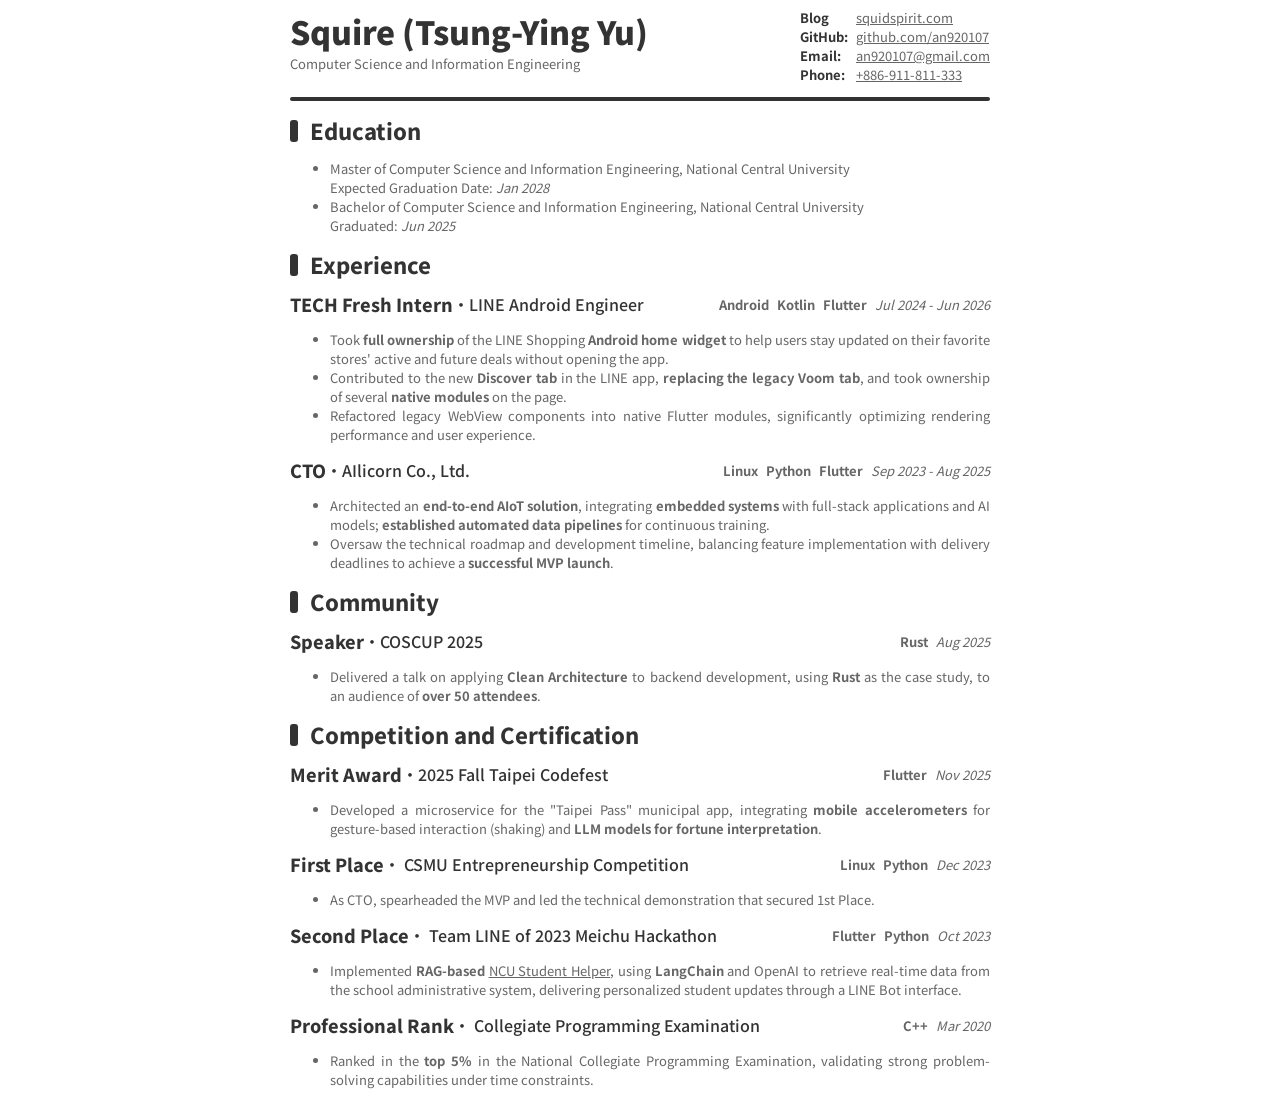
<file: src/index.html>
<!doctype html>
<html lang="en-US">
    <head>
        <title>Resume</title>
        <meta name="viewport" content="width=device-width, initial-scale=1.0" />
        <meta charset="UTF-8" />
        <link rel="preconnect" href="https://fonts.googleapis.com" />
        <link rel="preconnect" href="https://fonts.gstatic.com" crossorigin />
        <link
            href="https://fonts.googleapis.com/css2?family=Noto+Sans+TC:wght@100..900&display=swap"
            rel="stylesheet"
        />
        <link href="./style.css" rel="stylesheet" />
    </head>

    <body>
        <div class="Container">
            <!-- TitleBlock -->
            <div class="TitleBlock">
                <div>
                    <div class="TitleName">Squire (Tsung-Ying Yu)</div>
                    <div class="TitleDescription">
                        Computer Science and Information Engineering
                    </div>
                </div>
                <div class="Contacts">
                    <div class="ContactItem">
                        <span class="ContactName">Blog</span>
                        <a href="https://squidspirit.com">squidspirit.com</a>
                    </div>
                    <div class="ContactItem">
                        <span class="ContactName">GitHub:</span>
                        <a href="https://github.com/an920107"
                            >github.com/an920107</a
                        >
                    </div>
                    <div class="ContactItem">
                        <span class="ContactName">Email:</span>
                        <a href="mailto:an920107@gmail.com"
                            >an920107@gmail.com</a
                        >
                    </div>
                    <div class="ContactItem">
                        <span class="ContactName">Phone:</span>
                        <a href="tel:+886911811333">+886-911-811-333</a>
                    </div>
                </div>
            </div>
            <hr />

            <!-- Education -->
            <div class="SectionTitle">Education</div>
            <div class="Content">
                <ul>
                    <li>
                        Master of Computer Science and Information Engineering,
                        National Central University<br />
                        Expected Graduation Date: <i>Jan 2028</i>
                    </li>
                    <li>
                        Bachelor of Computer Science and Information
                        Engineering, National Central University<br />
                        Graduated: <i>Jun 2025</i>
                    </li>
                </ul>
            </div>

            <!-- Experience -->
            <div class="SectionTitle">Experience</div>

            <!-- LINE -->
            <div class="ExpTitleBlock">
                <div class="ExpTitle">
                    <div class="ExpPosition">TECH Fresh Intern</div>
                    <div class="ExpDescription">LINE Android Engineer</div>
                </div>
                <div class="ExpTail">
                    <span><b>Android</b></span>
                    <span><b>Kotlin</b></span>
                    <span><b>Flutter</b></span>
                    <div class="ExpDate">Jul 2024 - Jun 2026</div>
                </div>
            </div>
            <div class="Content">
                <ul>
                    <li>
                        Took <b>full ownership</b> of the LINE Shopping
                        <b>Android home widget</b> to help users stay updated on
                        their favorite stores' active and future deals without
                        opening the app.
                    </li>
                    <li>
                        Contributed to the new <b>Discover tab</b> in the LINE
                        app, <b>replacing the legacy Voom tab</b>, and took
                        ownership of several <b>native modules</b> on the page.
                    </li>
                    <li>
                        Refactored legacy WebView components into native Flutter
                        modules, significantly optimizing rendering performance
                        and user experience.
                    </li>
                </ul>
            </div>

            <!-- AIlicorn -->
            <div class="ExpTitleBlock">
                <div class="ExpTitle">
                    <div class="ExpPosition">CTO</div>
                    <div class="ExpDescription">AIlicorn Co., Ltd.</div>
                </div>
                <div class="ExpTail">
                    <span><b>Linux</b></span>
                    <span><b>Python</b></span>
                    <span><b>Flutter</b></span>
                    <div class="ExpDate">Sep 2023 - Aug 2025</div>
                </div>
            </div>
            <div class="Content">
                <ul>
                    <li>
                        Architected an <b>end-to-end AIoT solution</b>,
                        integrating <b>embedded systems</b> with full-stack
                        applications and AI models;
                        <b>established automated data pipelines</b> for
                        continuous training.
                    </li>
                    <li>
                        Oversaw the technical roadmap and development timeline,
                        balancing feature implementation with delivery deadlines
                        to achieve a
                        <b>successful MVP launch</b>.
                    </li>
                </ul>
            </div>

            <!-- Community -->
            <div class="SectionTitle">Community</div>

            <!-- COSCUP Speaker (https://coscup.org/2025/sessions/AM3STU) -->
            <div class="ExpTitleBlock">
                <div class="ExpTitle">
                    <div class="ExpPosition">Speaker</div>
                    <div class="ExpDescription">COSCUP 2025</div>
                </div>
                <div class="ExpTail">
                    <span><b>Rust</b></span>
                    <div class="ExpDate">Aug 2025</div>
                </div>
            </div>
            <div class="Content">
                <ul>
                    <li>
                        Delivered a talk on applying
                        <b>Clean Architecture</b> to backend development, using
                        <b>Rust</b> as the case study, to an audience of
                        <b>over 50 attendees</b>.
                    </li>
                </ul>
            </div>

            <!-- Competition and Certification -->
            <div class="SectionTitle">Competition and Certification</div>

            <!-- Taipei Codefest Hackathon -->
            <div class="ExpTitleBlock">
                <div class="ExpTitle">
                    <div class="ExpPosition">Merit Award</div>
                    <div class="ExpDescription">2025 Fall Taipei Codefest</div>
                </div>
                <div class="ExpTail">
                    <span><b>Flutter</b></span>
                    <div class="ExpDate">Nov 2025</div>
                </div>
            </div>
            <div class="Content">
                <ul>
                    <li>
                        Developed a microservice for the "Taipei Pass" municipal
                        app, integrating <b>mobile accelerometers</b> for
                        gesture-based interaction (shaking) and
                        <b>LLM models for fortune interpretation</b>.
                    </li>
                </ul>
            </div>

            <!-- CSMU -->
            <div class="ExpTitleBlock">
                <div class="ExpTitle">
                    <div class="ExpPosition">First Place</div>
                    <div class="ExpDescription">
                        CSMU Entrepreneurship Competition
                    </div>
                </div>

                <div class="ExpTail">
                    <span><b>Linux</b></span>
                    <span><b>Python</b></span>
                    <div class="ExpDate">Dec 2023</div>
                </div>
            </div>
            <div class="Content">
                <ul>
                    <li>
                        As CTO, spearheaded the MVP and led the technical
                        demonstration that secured 1st Place.
                    </li>
                </ul>
            </div>

            <!-- Meichu Hackathon -->
            <div class="ExpTitleBlock">
                <div class="ExpTitle">
                    <div class="ExpPosition">Second Place</div>
                    <div class="ExpDescription">
                        Team LINE of 2023 Meichu Hackathon
                    </div>
                </div>
                <div class="ExpTail">
                    <span><b>Flutter</b></span>
                    <span><b>Python</b></span>
                    <div class="ExpDate">Oct 2023</div>
                </div>
            </div>
            <div class="Content">
                <ul>
                    <li>
                        Implemented <b>RAG-based</b>
                        <a
                            href="https://github.com/quan0715/NCU_Student_Helper"
                            target="_blank"
                            >NCU Student Helper</a
                        >, using <b>LangChain</b> and OpenAI to retrieve
                        real-time data from the school administrative system,
                        delivering personalized student updates through a LINE
                        Bot interface.
                    </li>
                </ul>
            </div>

            <!-- CPE -->
            <div class="ExpTitleBlock">
                <div class="ExpTitle">
                    <div class="ExpPosition">Professional Rank</div>
                    <div class="ExpDescription">
                        Collegiate Programming Examination
                    </div>
                </div>
                <div class="ExpTail">
                    <span><b>C++</b></span>
                    <div class="ExpDate">Mar 2020</div>
                </div>
            </div>
            <div class="Content">
                <ul>
                    <li>
                        Ranked in the <b>top 5%</b> in the National Collegiate
                        Programming Examination, validating strong
                        problem-solving capabilities under time constraints.
                    </li>
                </ul>
            </div>
        </div>
    </body>
</html>
</file>
<file: src/style.css>
* {
    font-family: "Noto Sans TC";
    font-size: 13px;
    color: #666;
}

hr {
    margin-top: 1em;
    margin-bottom: 1em;
    border: none;
    color: #333;
    background-color: #333;
    height: 4px;
    border-radius: 1em;
}

.Container {
    max-width: 700px;
    align-content: center;
    margin: auto;
}

.TitleBlock {
    display: flex;
    flex-wrap: nowrap;
    justify-content: space-between;
}

.TitleName {
    font-size: 32px;
    font-weight: 900;
    color: #333;
}

.Contacts {
    display: flex;
    flex-direction: column;
    justify-content: space-between;
}

.ContactItem {
    display: grid;
    grid-template-columns: 5fr 12fr;
    align-items: center;
}

.ContactName {
    font-weight: bold;
    color: #333;
}

.Icon {
    width: 1em;
    height: 1em;
}

.SectionTitle {
    font-size: 22px;
    font-weight: 800;
    margin-bottom: 0.5em;
    color: #333;
    display: flex;
    align-items: center;
}

.SectionTitle::before {
    content: "";
    margin-top: 0.1em;
    display: inline-block;
    width: 8px;
    height: 1em;
    background-color: #333;
    border-radius: 3px;
    margin-right: 12px;
}

.ExpTitleBlock {
    display: flex;
    flex-wrap: nowrap;
    justify-content: space-between;
    margin-bottom: 0.1em;
}

.ExpTitle {
    display: flex;
    align-items: center;
}

.ExpPosition {
    font-size: 18px;
    font-weight: 800;
    color: #333;
}

.ExpDescription::before {
    content: "•";
}

.ExpDescription {
    font-size: 16px;
    font-weight: 500;
    color: #333;
}

.ExpTail {
    display: flex;
    flex-wrap: nowrap;
    justify-content: flex-end;
    align-items: center;
    gap: 8px;
}

.ExpDate {
    font-size: 13px;
    font-weight: normal;
    font-style: italic;
}

.Content {
    margin-bottom: 0.75em;
    text-align: justify;
}

/* RWD modifications */
@media screen and (max-width: 768px) {
    .TitleName {
        font-size: 24px;
    }

    .SectionTitle {
        font-size: 20px;
    }

    .Container {
        padding: 0 8px;
    }

    .TitleBlock {
        flex-direction: column;
        gap: 16px;
    }

    .ExpTitleBlock {
        flex-direction: column;
        align-items: flex-start;
        gap: 8px;
    }

    .ExpTitle {
        flex-direction: column;
        align-items: flex-start;
    }

    .ExpDescription::before {
        content: none;
    }

    .ContactItem {
        grid-template-columns: 60px 1fr;
        gap: 8px;
    }

    .ContactItem a {
        word-break: break-word;
    }

    .ExpTail {
        justify-content: flex-start;
        width: 100%;
    }
}
</file>
